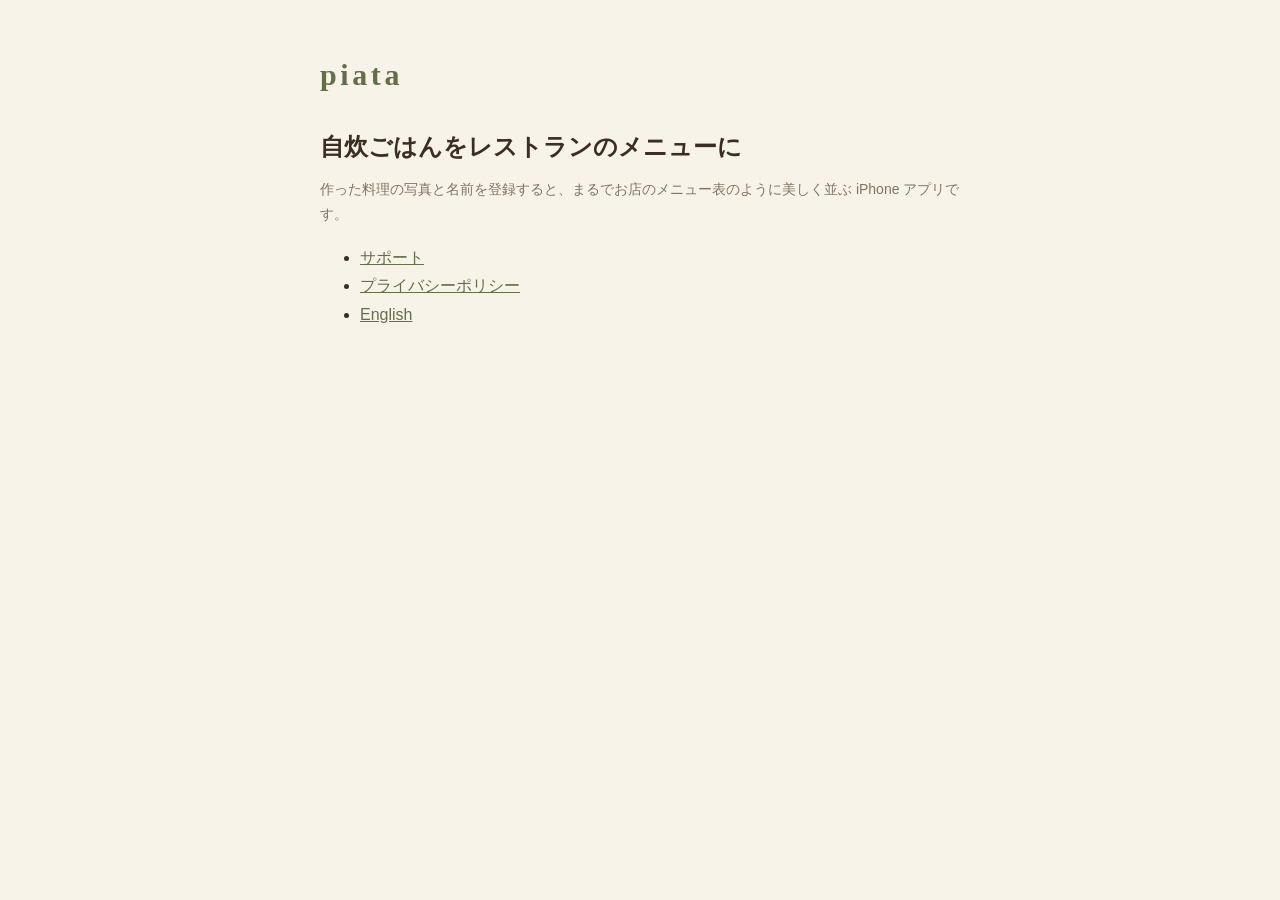
<file: index.html>
<!doctype html>
<html lang="ja">
<head>
<meta charset="utf-8">
<meta name="viewport" content="width=device-width, initial-scale=1">
<title>piata</title>
<link rel="stylesheet" href="style.css">
</head>
<body>
<main>
  <p class="logo">piata</p>
  <h1>自炊ごはんをレストランのメニューに</h1>
  <p class="lead">作った料理の写真と名前を登録すると、まるでお店のメニュー表のように美しく並ぶ iPhone アプリです。</p>
  <ul>
    <li><a href="support.html">サポート</a></li>
    <li><a href="privacy.html">プライバシーポリシー</a></li>
    <li><a href="en/">English</a></li>
  </ul>
</main>
</body>
</html>
</file>
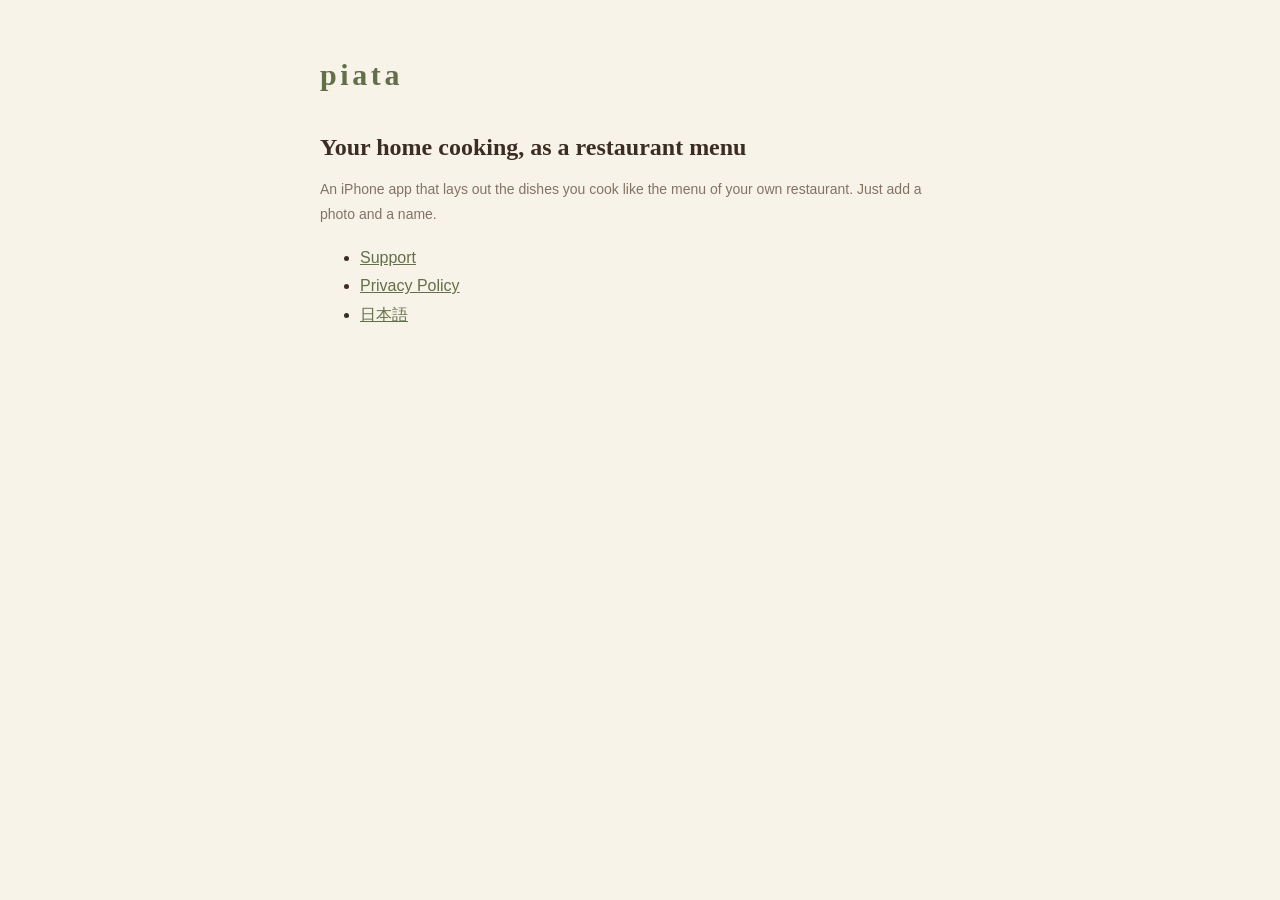
<file: en/index.html>
<!doctype html>
<html lang="en">
<head>
<meta charset="utf-8">
<meta name="viewport" content="width=device-width, initial-scale=1">
<title>piata</title>
<link rel="stylesheet" href="../style.css">
</head>
<body>
<main>
  <p class="logo">piata</p>
  <h1>Your home cooking, as a restaurant menu</h1>
  <p class="lead">An iPhone app that lays out the dishes you cook like the menu of your own restaurant. Just add a photo and a name.</p>
  <ul>
    <li><a href="support.html">Support</a></li>
    <li><a href="privacy.html">Privacy Policy</a></li>
    <li><a href="../">日本語</a></li>
  </ul>
</main>
</body>
</html>
</file>
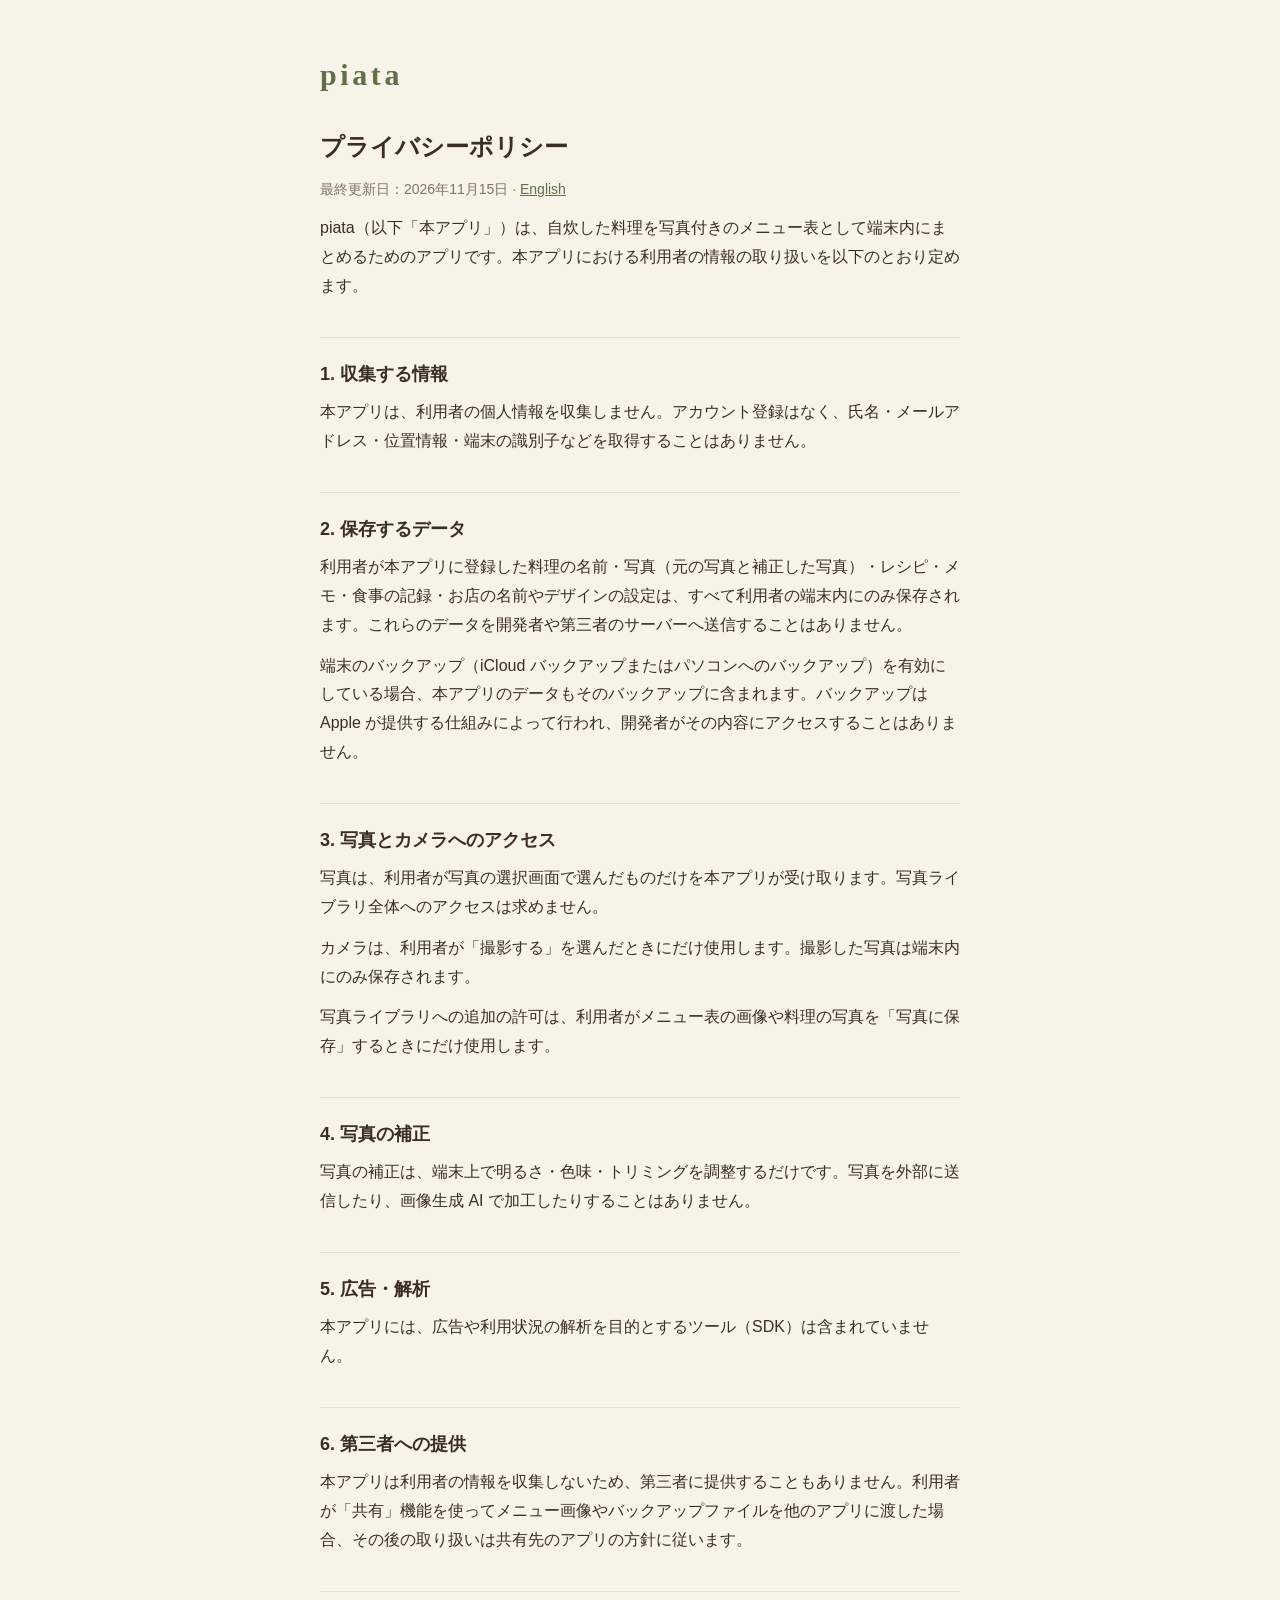
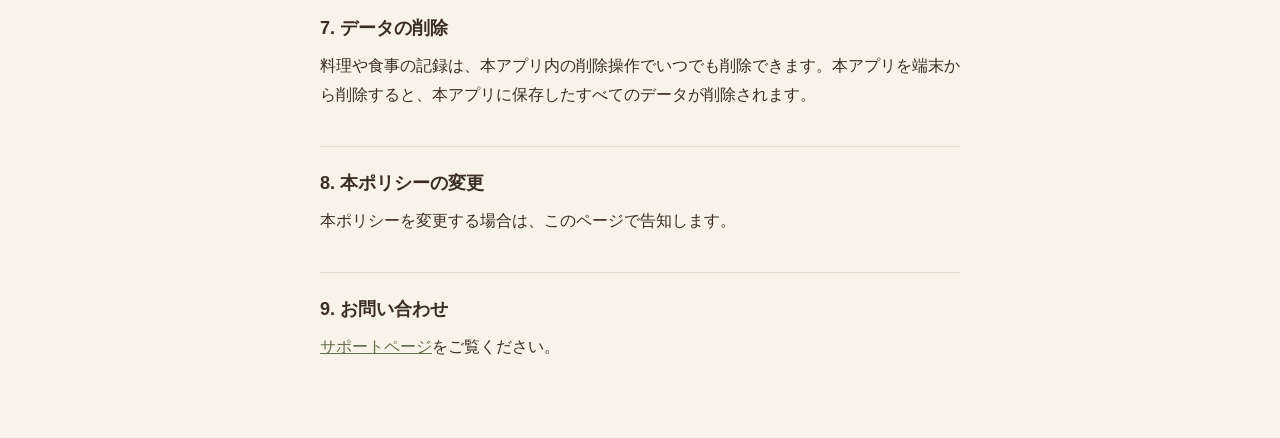
<file: privacy.html>
<!doctype html>
<html lang="ja">
<head>
<meta charset="utf-8">
<meta name="viewport" content="width=device-width, initial-scale=1">
<title>piata プライバシーポリシー</title>
<link rel="stylesheet" href="style.css">
</head>
<body>
<main>
  <p class="logo">piata</p>
  <h1>プライバシーポリシー</h1>
  <p class="meta">最終更新日：2026年11月15日 · <a href="en/privacy.html">English</a></p>

  <p>piata（以下「本アプリ」）は、自炊した料理を写真付きのメニュー表として端末内にまとめるためのアプリです。本アプリにおける利用者の情報の取り扱いを以下のとおり定めます。</p>

  <h2>1. 収集する情報</h2>
  <p>本アプリは、利用者の個人情報を収集しません。アカウント登録はなく、氏名・メールアドレス・位置情報・端末の識別子などを取得することはありません。</p>

  <h2>2. 保存するデータ</h2>
  <p>利用者が本アプリに登録した料理の名前・写真（元の写真と補正した写真）・レシピ・メモ・食事の記録・お店の名前やデザインの設定は、すべて利用者の端末内にのみ保存されます。これらのデータを開発者や第三者のサーバーへ送信することはありません。</p>
  <p>端末のバックアップ（iCloud バックアップまたはパソコンへのバックアップ）を有効にしている場合、本アプリのデータもそのバックアップに含まれます。バックアップは Apple が提供する仕組みによって行われ、開発者がその内容にアクセスすることはありません。</p>

  <h2>3. 写真とカメラへのアクセス</h2>
  <p>写真は、利用者が写真の選択画面で選んだものだけを本アプリが受け取ります。写真ライブラリ全体へのアクセスは求めません。</p>
  <p>カメラは、利用者が「撮影する」を選んだときにだけ使用します。撮影した写真は端末内にのみ保存されます。</p>
  <p>写真ライブラリへの追加の許可は、利用者がメニュー表の画像や料理の写真を「写真に保存」するときにだけ使用します。</p>

  <h2>4. 写真の補正</h2>
  <p>写真の補正は、端末上で明るさ・色味・トリミングを調整するだけです。写真を外部に送信したり、画像生成 AI で加工したりすることはありません。</p>

  <h2>5. 広告・解析</h2>
  <p>本アプリには、広告や利用状況の解析を目的とするツール（SDK）は含まれていません。</p>

  <h2>6. 第三者への提供</h2>
  <p>本アプリは利用者の情報を収集しないため、第三者に提供することもありません。利用者が「共有」機能を使ってメニュー画像やバックアップファイルを他のアプリに渡した場合、その後の取り扱いは共有先のアプリの方針に従います。</p>

  <h2>7. データの削除</h2>
  <p>料理や食事の記録は、本アプリ内の削除操作でいつでも削除できます。本アプリを端末から削除すると、本アプリに保存したすべてのデータが削除されます。</p>

  <h2>8. 本ポリシーの変更</h2>
  <p>本ポリシーを変更する場合は、このページで告知します。</p>

  <h2>9. お問い合わせ</h2>
  <p><a href="support.html">サポートページ</a>をご覧ください。</p>
</main>
</body>
</html>
</file>
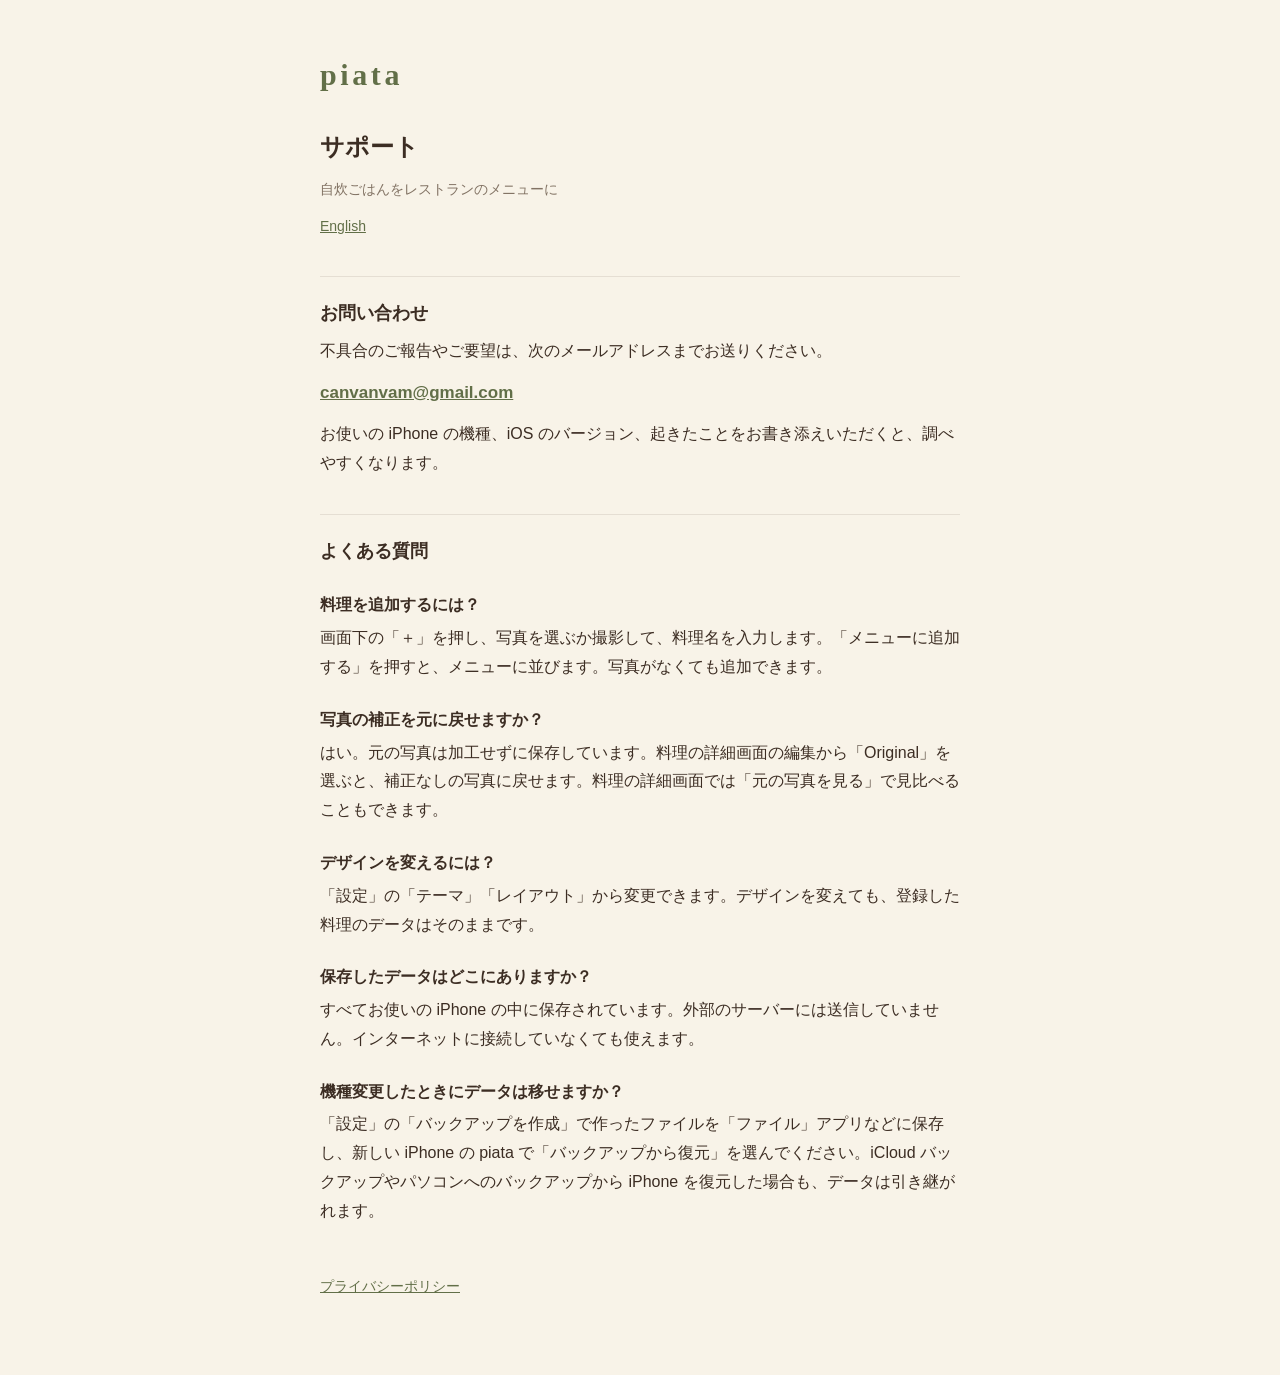
<file: support.html>
<!doctype html>
<html lang="ja">
<head>
<meta charset="utf-8">
<meta name="viewport" content="width=device-width, initial-scale=1">
<title>piata サポート</title>
<link rel="stylesheet" href="style.css">
</head>
<body>
<main>
  <p class="logo">piata</p>
  <h1>サポート</h1>
  <p class="lead">自炊ごはんをレストランのメニューに</p>
  <p class="meta"><a href="en/support.html">English</a></p>

  <h2>お問い合わせ</h2>
  <p>不具合のご報告やご要望は、次のメールアドレスまでお送りください。</p>
  <p class="contact"><a href="mailto:canvanvam@gmail.com">canvanvam@gmail.com</a></p>
  <p>お使いの iPhone の機種、iOS のバージョン、起きたことをお書き添えいただくと、調べやすくなります。</p>

  <h2>よくある質問</h2>

  <h3>料理を追加するには？</h3>
  <p>画面下の「＋」を押し、写真を選ぶか撮影して、料理名を入力します。「メニューに追加する」を押すと、メニューに並びます。写真がなくても追加できます。</p>

  <h3>写真の補正を元に戻せますか？</h3>
  <p>はい。元の写真は加工せずに保存しています。料理の詳細画面の編集から「Original」を選ぶと、補正なしの写真に戻せます。料理の詳細画面では「元の写真を見る」で見比べることもできます。</p>

  <h3>デザインを変えるには？</h3>
  <p>「設定」の「テーマ」「レイアウト」から変更できます。デザインを変えても、登録した料理のデータはそのままです。</p>

  <h3>保存したデータはどこにありますか？</h3>
  <p>すべてお使いの iPhone の中に保存されています。外部のサーバーには送信していません。インターネットに接続していなくても使えます。</p>

  <h3>機種変更したときにデータは移せますか？</h3>
  <p>「設定」の「バックアップを作成」で作ったファイルを「ファイル」アプリなどに保存し、新しい iPhone の piata で「バックアップから復元」を選んでください。iCloud バックアップやパソコンへのバックアップから iPhone を復元した場合も、データは引き継がれます。</p>

  <p class="footer"><a href="privacy.html">プライバシーポリシー</a></p>
</main>
</body>
</html>
</file>
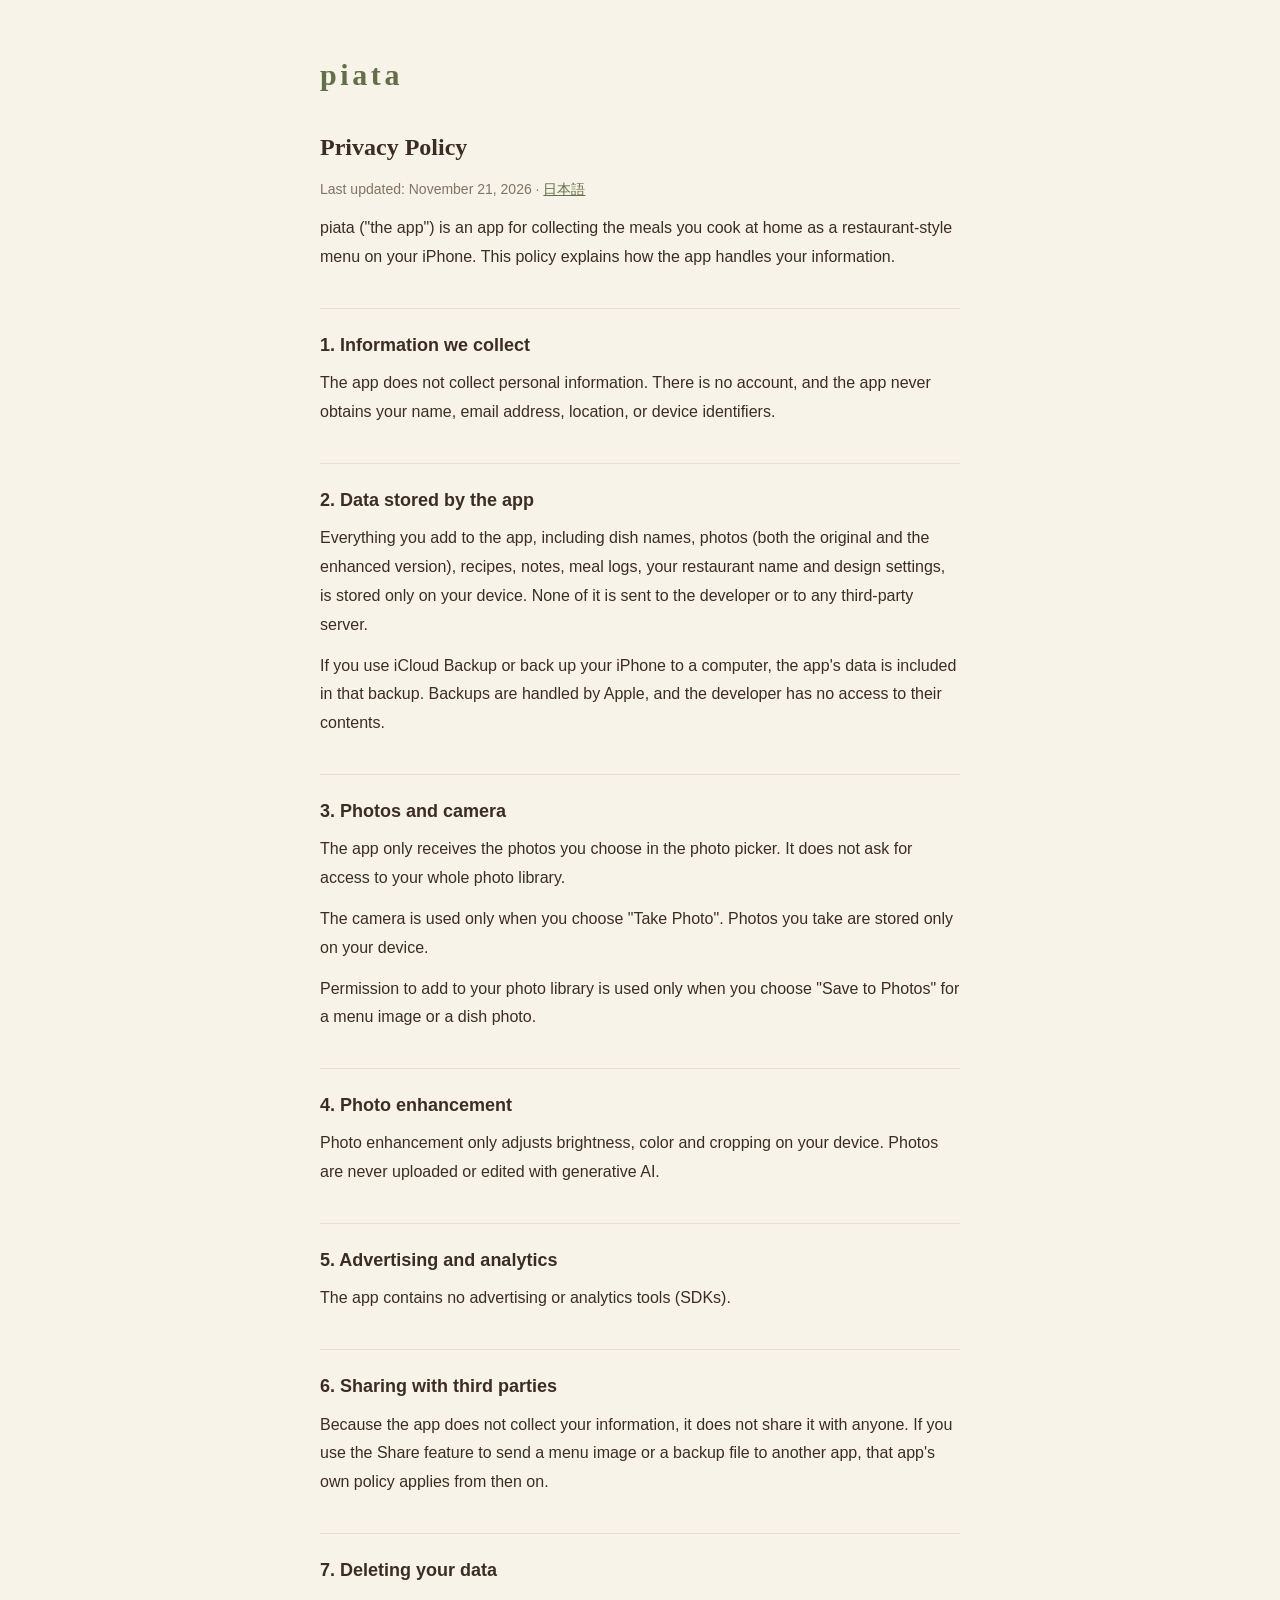
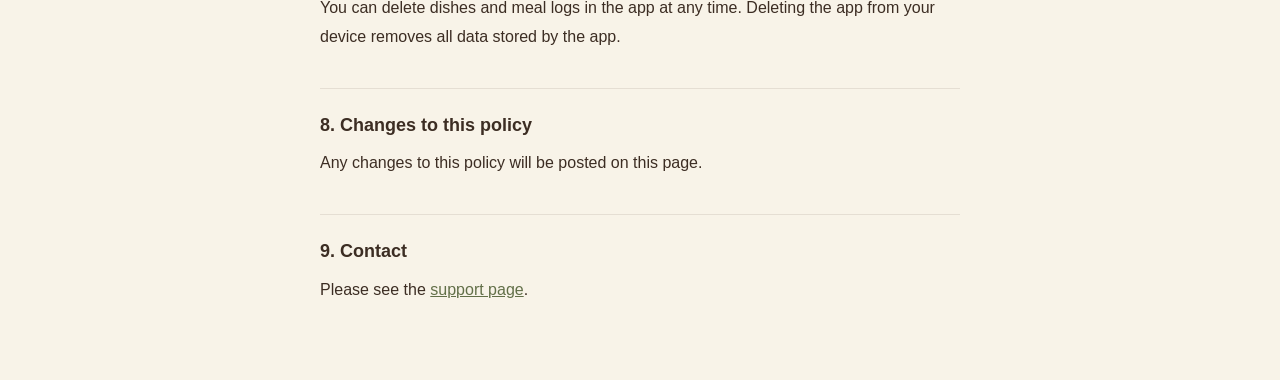
<file: en/privacy.html>
<!doctype html>
<html lang="en">
<head>
<meta charset="utf-8">
<meta name="viewport" content="width=device-width, initial-scale=1">
<title>piata Privacy Policy</title>
<link rel="stylesheet" href="../style.css">
</head>
<body>
<main>
  <p class="logo">piata</p>
  <h1>Privacy Policy</h1>
  <p class="meta">Last updated: November 21, 2026 · <a href="../privacy.html">日本語</a></p>

  <p>piata ("the app") is an app for collecting the meals you cook at home as a restaurant-style menu on your iPhone. This policy explains how the app handles your information.</p>

  <h2>1. Information we collect</h2>
  <p>The app does not collect personal information. There is no account, and the app never obtains your name, email address, location, or device identifiers.</p>

  <h2>2. Data stored by the app</h2>
  <p>Everything you add to the app, including dish names, photos (both the original and the enhanced version), recipes, notes, meal logs, your restaurant name and design settings, is stored only on your device. None of it is sent to the developer or to any third-party server.</p>
  <p>If you use iCloud Backup or back up your iPhone to a computer, the app's data is included in that backup. Backups are handled by Apple, and the developer has no access to their contents.</p>

  <h2>3. Photos and camera</h2>
  <p>The app only receives the photos you choose in the photo picker. It does not ask for access to your whole photo library.</p>
  <p>The camera is used only when you choose "Take Photo". Photos you take are stored only on your device.</p>
  <p>Permission to add to your photo library is used only when you choose "Save to Photos" for a menu image or a dish photo.</p>

  <h2>4. Photo enhancement</h2>
  <p>Photo enhancement only adjusts brightness, color and cropping on your device. Photos are never uploaded or edited with generative AI.</p>

  <h2>5. Advertising and analytics</h2>
  <p>The app contains no advertising or analytics tools (SDKs).</p>

  <h2>6. Sharing with third parties</h2>
  <p>Because the app does not collect your information, it does not share it with anyone. If you use the Share feature to send a menu image or a backup file to another app, that app's own policy applies from then on.</p>

  <h2>7. Deleting your data</h2>
  <p>You can delete dishes and meal logs in the app at any time. Deleting the app from your device removes all data stored by the app.</p>

  <h2>8. Changes to this policy</h2>
  <p>Any changes to this policy will be posted on this page.</p>

  <h2>9. Contact</h2>
  <p>Please see the <a href="support.html">support page</a>.</p>
</main>
</body>
</html>
</file>
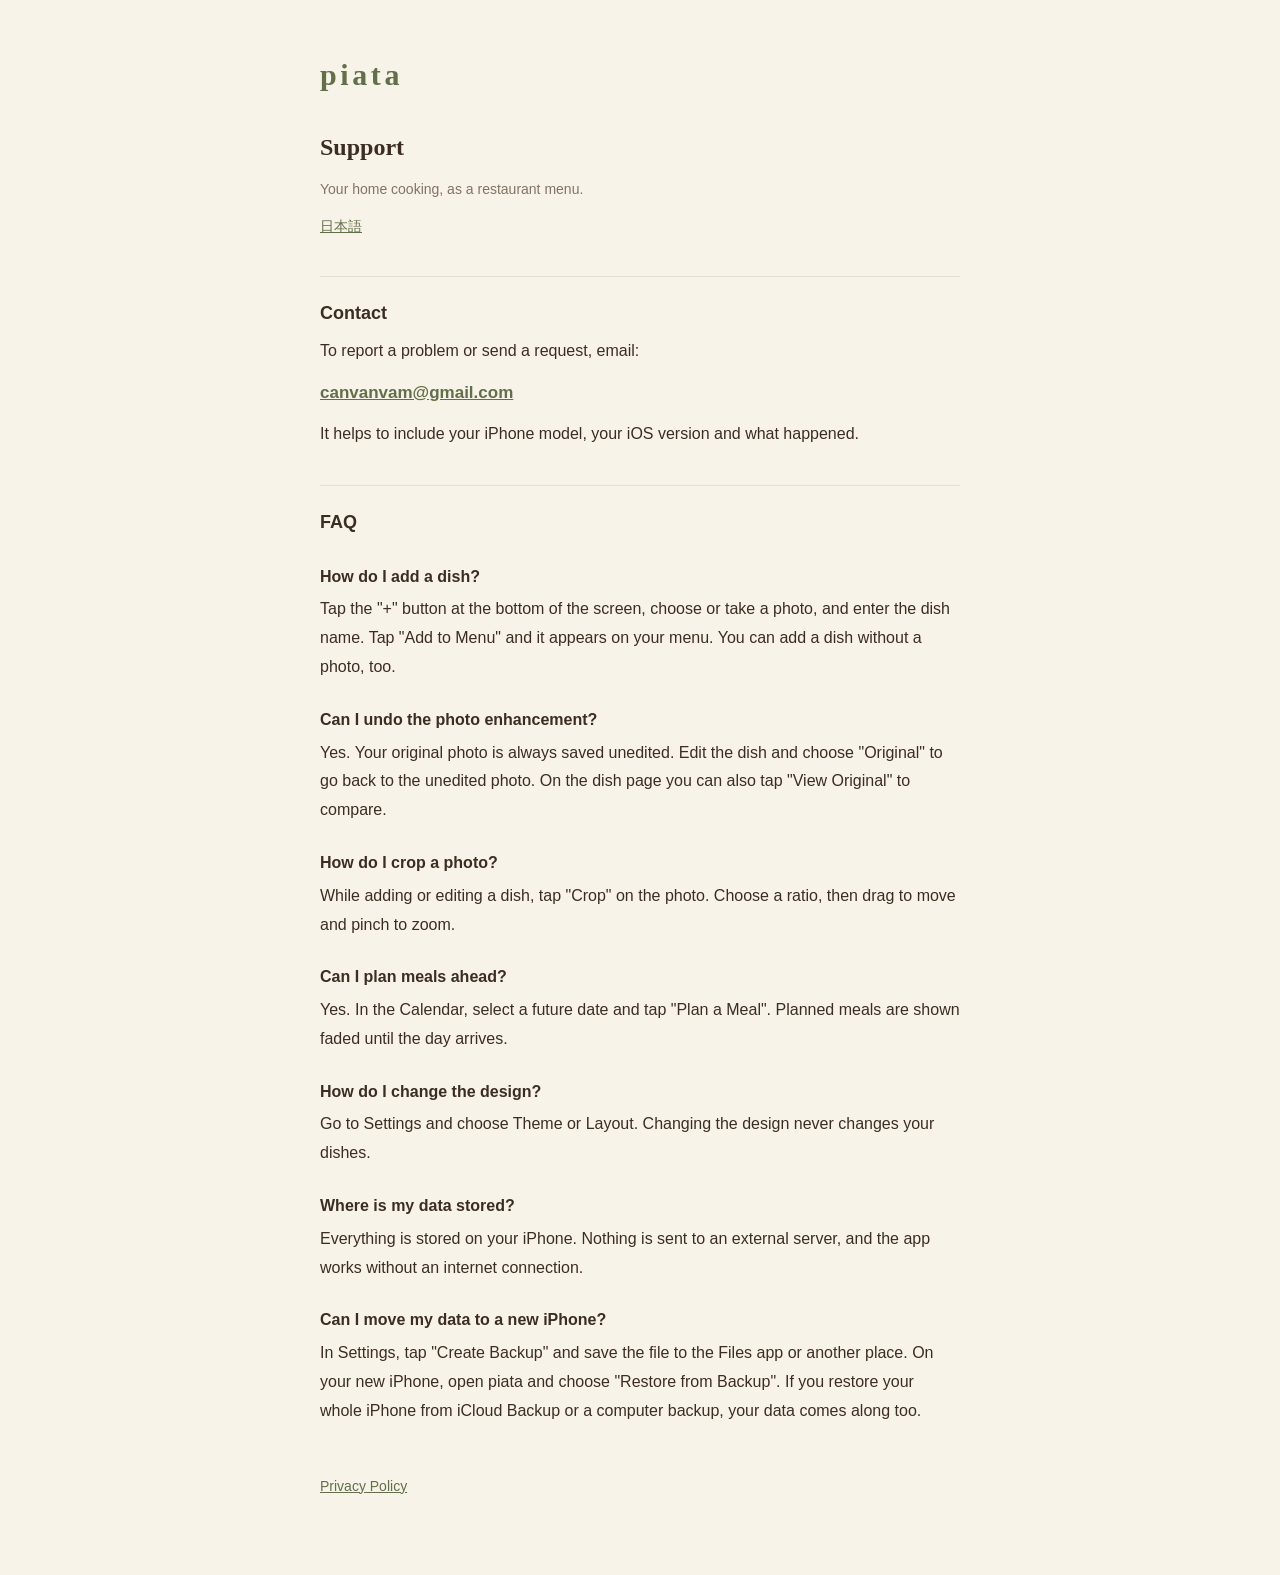
<file: en/support.html>
<!doctype html>
<html lang="en">
<head>
<meta charset="utf-8">
<meta name="viewport" content="width=device-width, initial-scale=1">
<title>piata Support</title>
<link rel="stylesheet" href="../style.css">
</head>
<body>
<main>
  <p class="logo">piata</p>
  <h1>Support</h1>
  <p class="lead">Your home cooking, as a restaurant menu.</p>
  <p class="meta"><a href="../support.html">日本語</a></p>

  <h2>Contact</h2>
  <p>To report a problem or send a request, email:</p>
  <p class="contact"><a href="mailto:canvanvam@gmail.com">canvanvam@gmail.com</a></p>
  <p>It helps to include your iPhone model, your iOS version and what happened.</p>

  <h2>FAQ</h2>

  <h3>How do I add a dish?</h3>
  <p>Tap the "+" button at the bottom of the screen, choose or take a photo, and enter the dish name. Tap "Add to Menu" and it appears on your menu. You can add a dish without a photo, too.</p>

  <h3>Can I undo the photo enhancement?</h3>
  <p>Yes. Your original photo is always saved unedited. Edit the dish and choose "Original" to go back to the unedited photo. On the dish page you can also tap "View Original" to compare.</p>

  <h3>How do I crop a photo?</h3>
  <p>While adding or editing a dish, tap "Crop" on the photo. Choose a ratio, then drag to move and pinch to zoom.</p>

  <h3>Can I plan meals ahead?</h3>
  <p>Yes. In the Calendar, select a future date and tap "Plan a Meal". Planned meals are shown faded until the day arrives.</p>

  <h3>How do I change the design?</h3>
  <p>Go to Settings and choose Theme or Layout. Changing the design never changes your dishes.</p>

  <h3>Where is my data stored?</h3>
  <p>Everything is stored on your iPhone. Nothing is sent to an external server, and the app works without an internet connection.</p>

  <h3>Can I move my data to a new iPhone?</h3>
  <p>In Settings, tap "Create Backup" and save the file to the Files app or another place. On your new iPhone, open piata and choose "Restore from Backup". If you restore your whole iPhone from iCloud Backup or a computer backup, your data comes along too.</p>

  <p class="footer"><a href="privacy.html">Privacy Policy</a></p>
</main>
</body>
</html>
</file>
<file: style.css>
:root {
  --paper: #f8f3e8;
  --card: #fffcf6;
  --ink: #3c2d23;
  --ink-secondary: #827364;
  --accent: #626f48;
  --gold: #c5a365;
  --line: rgba(60, 45, 35, 0.1);
}

@media (prefers-color-scheme: dark) {
  :root {
    --paper: #1d1c17;
    --card: #28261f;
    --ink: #f1e8d8;
    --ink-secondary: #b3a592;
    --accent: #a8b684;
    --gold: #c9ac72;
    --line: rgba(241, 232, 216, 0.1);
  }
}

* { box-sizing: border-box; }

body {
  margin: 0;
  background: var(--paper);
  color: var(--ink);
  font-family: -apple-system, BlinkMacSystemFont, "Hiragino Sans", "Hiragino Kaku Gothic ProN", sans-serif;
  line-height: 1.8;
  -webkit-text-size-adjust: 100%;
}

main {
  max-width: 680px;
  margin: 0 auto;
  padding: 48px 20px 64px;
}

.logo {
  margin: 0 0 24px;
  font-family: Georgia, "Hiragino Mincho ProN", serif;
  font-size: 30px;
  font-weight: 700;
  letter-spacing: 0.12em;
  color: var(--accent);
}

h1 { font-family: "Hiragino Mincho ProN", serif; font-size: 24px; margin: 0 0 8px; }
h2 { font-size: 18px; margin: 36px 0 8px; padding-top: 20px; border-top: 1px solid var(--line); }
h3 { font-size: 16px; margin: 24px 0 4px; }
p { margin: 0 0 12px; }

.meta, .lead { color: var(--ink-secondary); font-size: 14px; }
.contact { font-size: 17px; font-weight: 600; }
.footer { margin-top: 48px; font-size: 14px; }

a { color: var(--accent); }
</file>
